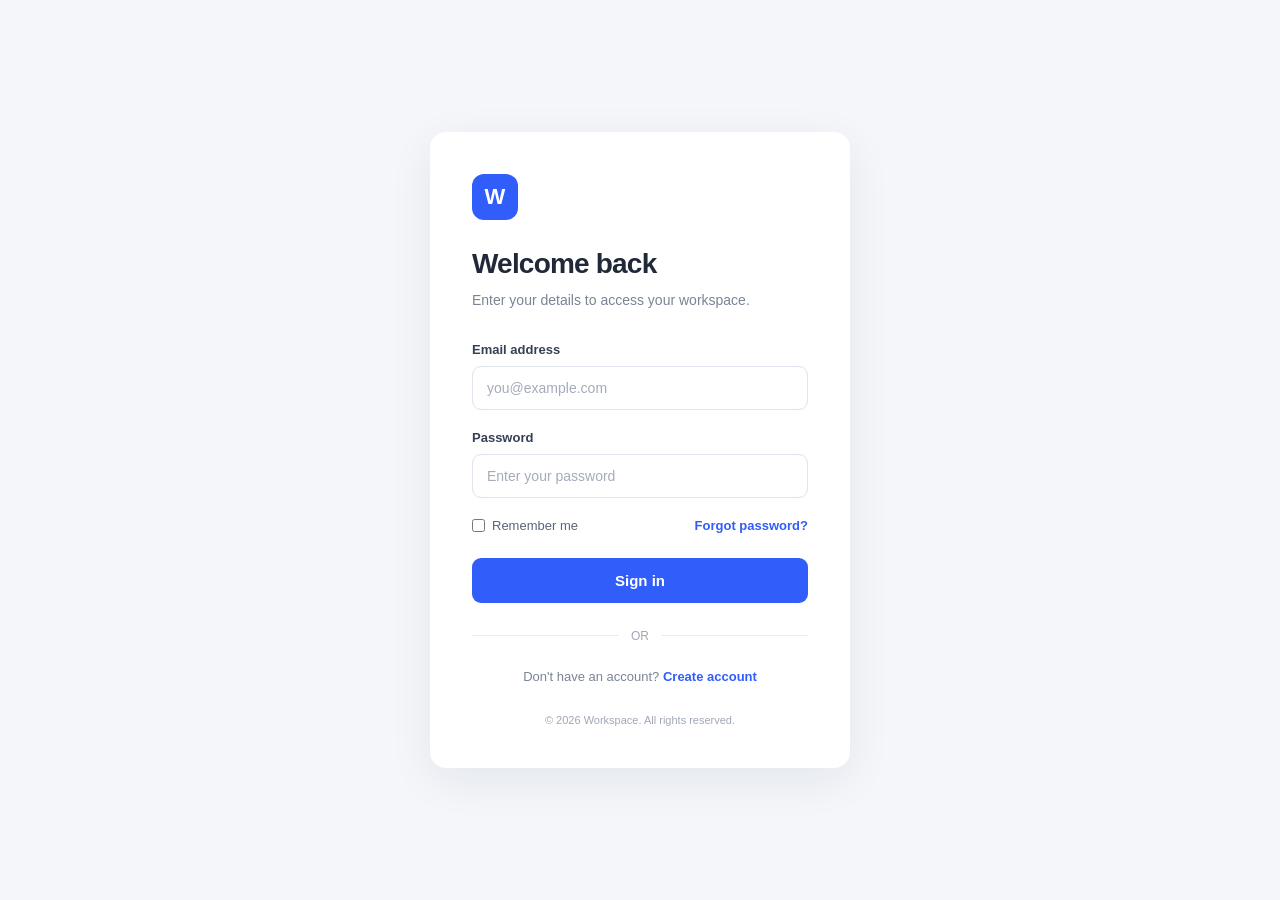
<file: HTML+CSS/login_page.html>
<!DOCTYPE html>
<html lang="en">
<head>
    <meta charset="UTF-8">
    <meta name="viewport" content="width=device-width, initial-scale=1.0">
    <title>Sign In | Workspace</title>

    <style>
        /* RESET */
        * {
            margin: 0;
            padding: 0;
            box-sizing: border-box;
            font-family: 'Segoe UI', Arial, sans-serif;
        }

        body {
            min-height: 100vh;
            display: flex;
            justify-content: center;
            align-items: center;
            background: #f4f6fa;
            padding: 20px;
            color: #202938;
        }

        /* MAIN CONTAINER */
        .container {
            width: 100%;
            max-width: 420px;
            background: #ffffff;
            padding: 42px;
            border-radius: 16px;
            box-shadow: 0 12px 45px rgba(20, 35, 60, 0.07);
            animation: appear 0.6s ease;
        }

        /* LOGO */
        .logo {
            width: 46px;
            height: 46px;
            background: #315efb;
            color: white;
            display: flex;
            justify-content: center;
            align-items: center;
            border-radius: 12px;
            font-size: 22px;
            font-weight: 700;
            margin-bottom: 28px;
        }

        /* HEADING */
        h1 {
            font-size: 28px;
            font-weight: 700;
            margin-bottom: 9px;
            letter-spacing: -0.8px;
        }

        .subtitle {
            color: #7a8495;
            font-size: 14px;
            margin-bottom: 30px;
            line-height: 1.6;
        }

        /* INPUT GROUP */
        .input-group {
            margin-bottom: 20px;
        }

        .input-group label {
            display: block;
            font-size: 13px;
            font-weight: 600;
            margin-bottom: 9px;
            color: #344054;
        }

        .input-group input {
            width: 100%;
            padding: 13px 14px;
            border: 1px solid #dfe3eb;
            border-radius: 9px;
            font-size: 14px;
            outline: none;
            color: #202938;
            background: #ffffff;
            transition: all 0.25s ease;
        }

        .input-group input::placeholder {
            color: #a4acb9;
        }

        .input-group input:hover {
            border-color: #aab7d1;
        }

        .input-group input:focus {
            border-color: #315efb;
            box-shadow: 0 0 0 3px rgba(49, 94, 251, 0.12);
        }

        /* OPTIONS */
        .options {
            display: flex;
            justify-content: space-between;
            align-items: center;
            gap: 10px;
            margin: 4px 0 25px;
            font-size: 13px;
        }

        .remember {
            display: flex;
            align-items: center;
            gap: 7px;
            color: #596579;
            cursor: pointer;
        }

        .remember input {
            accent-color: #315efb;
            cursor: pointer;
        }

        a {
            text-decoration: none;
            color: #315efb;
            font-weight: 600;
            transition: color 0.2s ease;
        }

        a:hover {
            color: #173dc4;
            text-decoration: underline;
        }

        /* LOGIN BUTTON */
        .login-btn {
            width: 100%;
            padding: 14px;
            background: #315efb;
            border: none;
            border-radius: 9px;
            color: #ffffff;
            font-size: 15px;
            font-weight: 600;
            cursor: pointer;
            transition: all 0.25s ease;
        }

        .login-btn:hover {
            background: #244bd6;
            transform: translateY(-2px);
            box-shadow: 0 6px 16px rgba(49, 94, 251, 0.23);
        }

        .login-btn:active {
            transform: translateY(0);
        }

        .login-btn:focus-visible,
        a:focus-visible {
            outline: 3px solid rgba(49, 94, 251, 0.35);
            outline-offset: 3px;
        }

        /* DIVIDER */
        .divider {
            display: flex;
            align-items: center;
            gap: 12px;
            margin: 26px 0;
            color: #a0a8b5;
            font-size: 12px;
        }

        .divider::before,
        .divider::after {
            content: "";
            flex: 1;
            height: 1px;
            background: #e9ecf2;
        }

        /* FOOTER */
        .signup {
            text-align: center;
            color: #7a8495;
            font-size: 13px;
        }

        .footer {
            text-align: center;
            margin-top: 30px;
            font-size: 11px;
            color: #a0a8b5;
        }

        /* ANIMATION */
        @keyframes appear {
            from {
                opacity: 0;
                transform: translateY(15px);
            }
            to {
                opacity: 1;
                transform: translateY(0);
            }
        }

        /* MOBILE RESPONSIVE */
        @media (max-width: 480px) {
            .container {
                padding: 30px 23px;
            }

            h1 {
                font-size: 25px;
            }
        }
    </style>
</head>

<body>

    <main class="container">

        <div class="logo">W</div>

        <h1>Welcome back</h1>

        <p class="subtitle">
            Enter your details to access your workspace.
        </p>

        <form action="#" method="post">

            <div class="input-group">
                <label for="email">Email address</label>
                <input
                    type="email"
                    id="email"
                    name="email"
                    placeholder="you@example.com"
                    autocomplete="username"
                    required
                >
            </div>

            <div class="input-group">
                <label for="password">Password</label>
                <input
                    type="password"
                    id="password"
                    name="password"
                    placeholder="Enter your password"
                    autocomplete="current-password"
                    required
                >
            </div>

            <div class="options">

                <label class="remember">
                    <input type="checkbox" name="remember">
                    Remember me
                </label>

                <a href="#">Forgot password?</a>

            </div>

            <button type="submit" class="login-btn">
                Sign in
            </button>

        </form>

        <div class="divider">OR</div>

        <p class="signup">
            Don't have an account?
            <a href="#">Create account</a>
        </p>

        <div class="footer">
            © 2026 Workspace. All rights reserved.
        </div>

    </main>

</body>
</html>
</file>
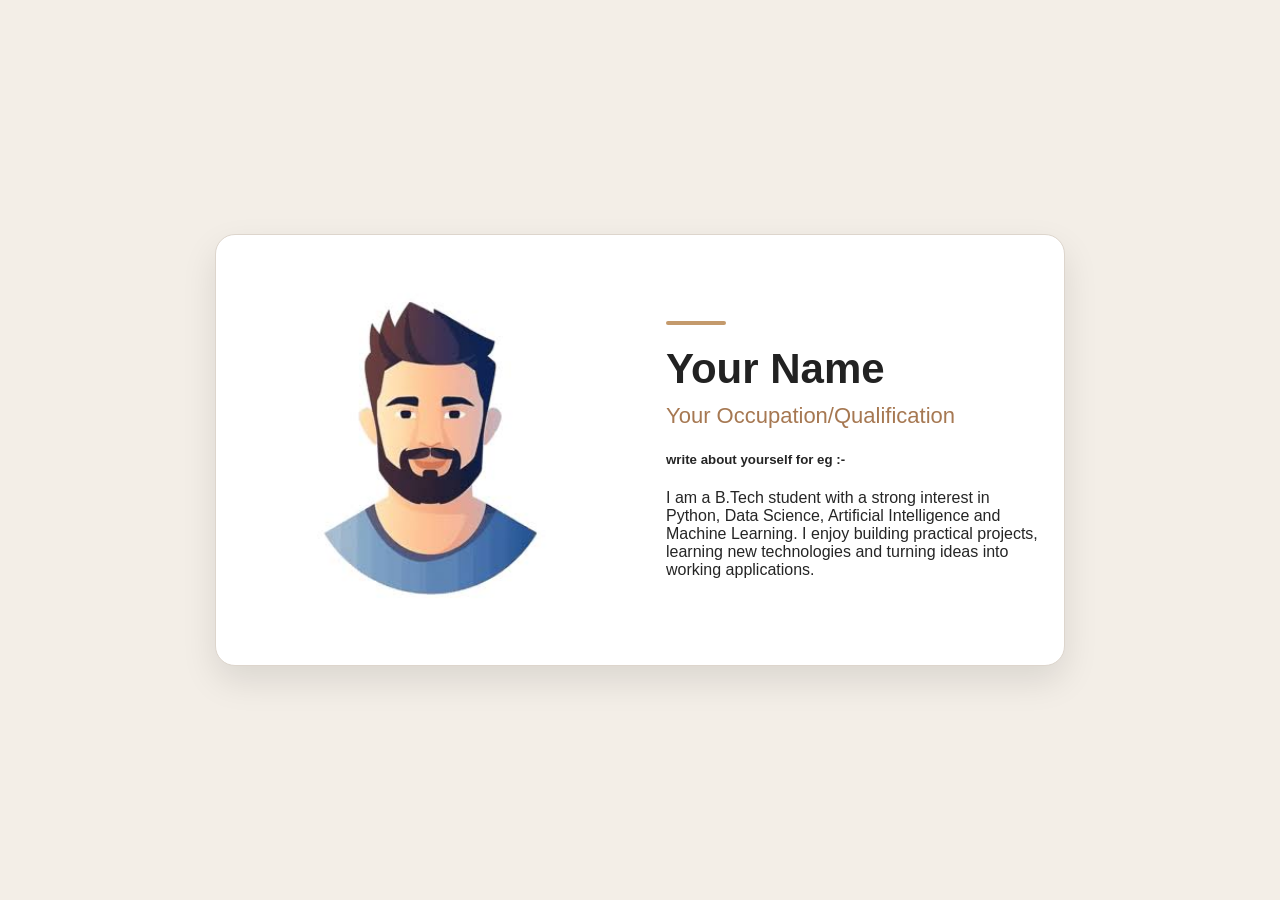
<file: HTML+CSS/personal_profile.html>
<!DOCTYPE html>
<html lang="en">

<head>
  <meta charset="UTF-8">
  <meta name="viewport" content="width=device-width, initial-scale=1.0">

  <title>Pranav Sahu | Personal Profile</title>

  <style>

    /* -------------------------
       Page
    ------------------------- */

    * {
      box-sizing: border-box;
    }

    body {
      margin: 0;
      min-height: 100vh;

      display: flex;
      justify-content: center;
      align-items: center;

      font-family: Arial, sans-serif;

      background-color: #f3eee7;
      color: #252525;
    }


    /* -------------------------
       Profile Card
    ------------------------- */

    .profile {
      width: 850px;
      min-height: 430px;

      display: flex;
      align-items: center;

      background-color: #ffffff;

      border: 1px solid #ddd5cc;
      border-radius: 20px;

      padding: 25px;
      gap: 45px;

      box-shadow: 0 15px 35px rgba(0, 0, 0, 0.10);
    }


    /* -------------------------
       Profile Photo
    ------------------------- */

    .photo {
      width: 380px;
      height: 380px;

      flex-shrink: 0;

      overflow: hidden;

      border-radius: 15px;
    }

    .photo img {
      width: 100%;
      height: 100%;

      object-fit: cover;

      display: block;
    }


    /* -------------------------
       Profile Information
    ------------------------- */

    .info {
      flex: 1;
    }

    .info h1 {
      margin: 0 0 10px;

      font-size: 42px;
      color: #222222;
    }

    .info h2 {
      margin: 0 0 20px;

      font-size: 22px;
      font-weight: 500;

      color: #a67852;
    }

    .info p {
      margin: 0;

      font-size: 17px;
      line-height: 1.7;

      color: #666666;
    }


    /* -------------------------
       Small accent line
    ------------------------- */

    .line {
      width: 60px;
      height: 4px;

      margin-bottom: 20px;

      background-color: #c49a6c;

      border-radius: 10px;
    }


    /* -------------------------
       Responsive
    ------------------------- */

    @media (max-width: 800px) {

      .profile {
        width: 90%;
        flex-direction: column;

        text-align: center;

        gap: 25px;
      }

      .photo {
        width: 280px;
        height: 280px;
      }

      .line {
        margin-left: auto;
        margin-right: auto;
      }

      .info h1 {
        font-size: 34px;
      }

    }

  </style>
</head>


<body>

  <div class="profile">

    <!-- Photo -->

    <div class="photo">

      <img
        src="scripts/image.png"
        alt="Profile photo of Pranav Sahu"
      >

    </div>


    <!-- Information -->

    <div class="info">

      <div class="line"></div>

      <h1>Your Name</h1>

      <h2>Your Occupation/Qualification </h2>

      <p>
        <h5>write about yourself for eg :-</h5> 
        I am a B.Tech student with a strong interest in
        Python, Data Science, Artificial Intelligence and
        Machine Learning. I enjoy building practical projects,
        learning new technologies and turning ideas into
        working applications.
      </p>

    </div>

  </div>

</body>

</html>
</file>
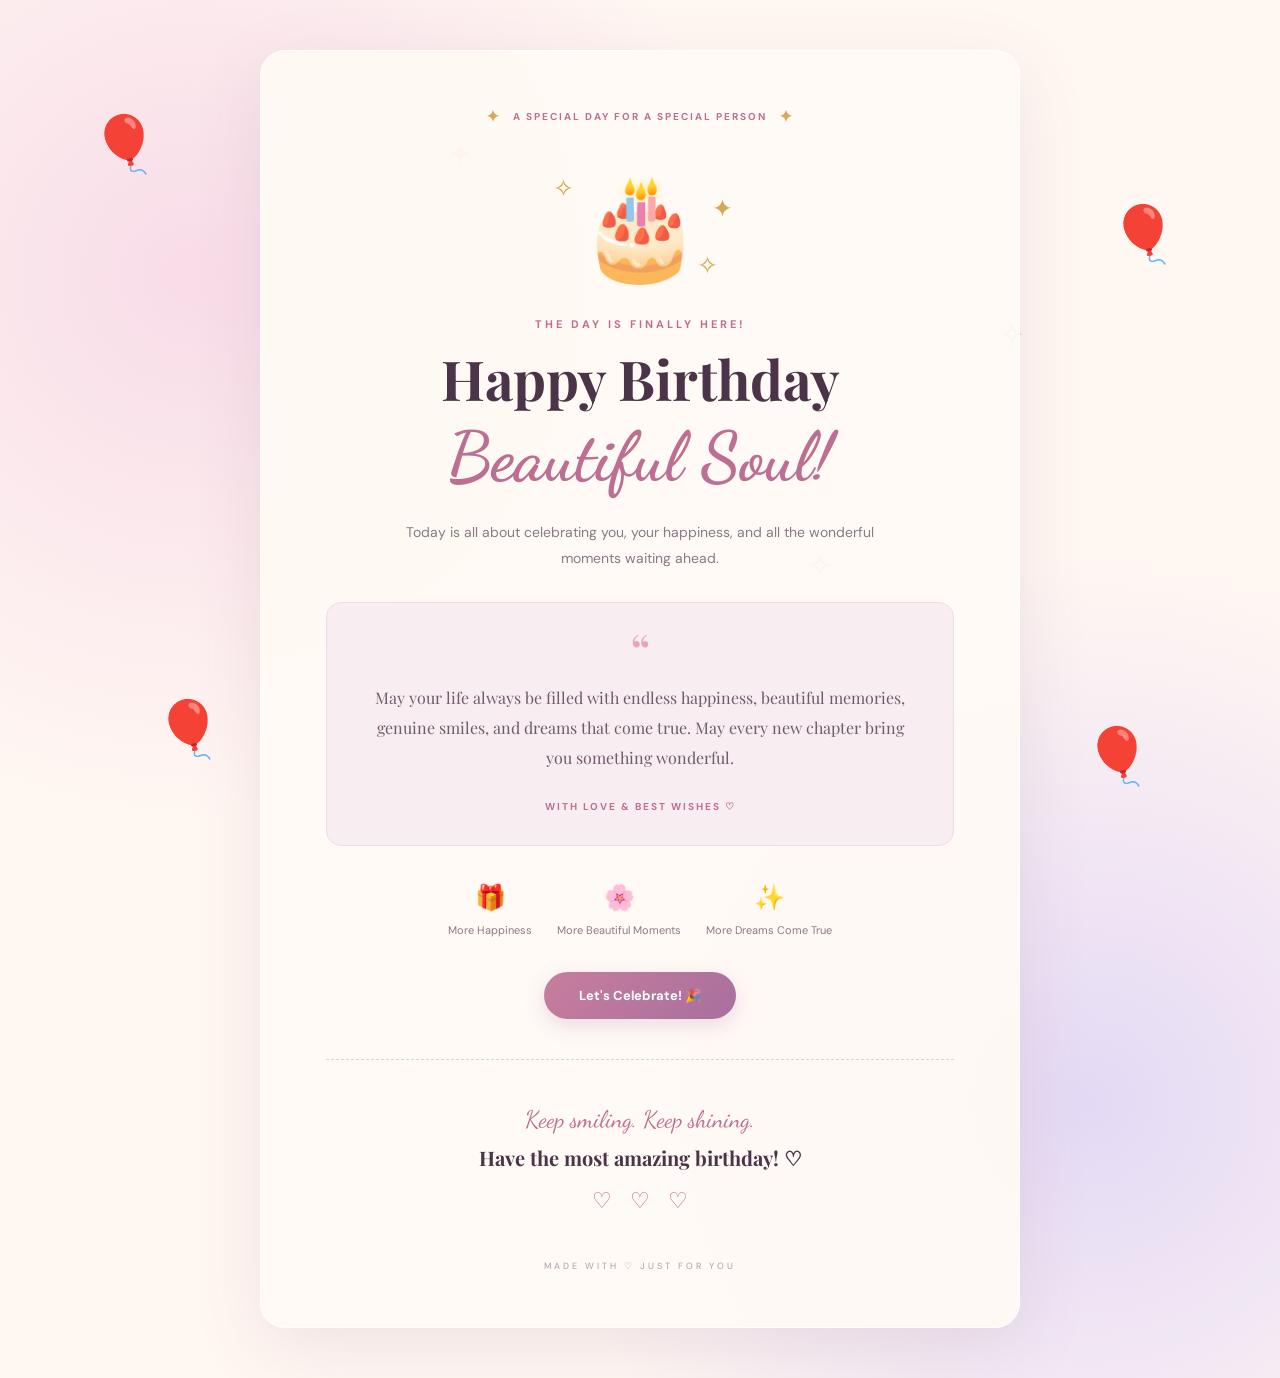
<file: HTML+CSS/Birthday Wishing Website/birthday_wish.html>
<!DOCTYPE html>
<html lang="en">

<head>
    <meta charset="UTF-8">
    <meta name="viewport" content="width=device-width, initial-scale=1.0">

    <title>Happy Birthday!</title>

    <link rel="stylesheet" href="style.css">

    <link rel="preconnect" href="https://fonts.googleapis.com">
    <link rel="preconnect" href="https://fonts.gstatic.com" crossorigin>

    <link href="https://fonts.googleapis.com/css2?family=DM+Sans:wght@400;500;600;700&family=Playfair+Display:wght@500;600;700&family=Dancing+Script:wght@600;700&display=swap" rel="stylesheet">
</head>

<body>

    <!-- Background Decorations -->
    <div class="background-decoration">
        <span class="balloon balloon-one">🎈</span>
        <span class="balloon balloon-two">🎈</span>
        <span class="balloon balloon-three">🎈</span>
        <span class="balloon balloon-four">🎈</span>

        <span class="star star-one">✦</span>
        <span class="star star-two">✧</span>
        <span class="star star-three">✦</span>
        <span class="star star-four">✧</span>
    </div>


    <!-- Main Birthday Card -->
    <main class="birthday-container">

        <div class="top-label">
            <span>✦</span>
            A SPECIAL DAY FOR A SPECIAL PERSON
            <span>✦</span>
        </div>


        <!-- Birthday Cake -->
        <div class="cake-area">

            <div class="cake-emoji">🎂</div>

            <div class="cake-sparkle sparkle-one">✧</div>
            <div class="cake-sparkle sparkle-two">✦</div>
            <div class="cake-sparkle sparkle-three">✧</div>

        </div>


        <!-- Main Heading -->
        <section class="birthday-message">

            <p class="small-heading">THE DAY IS FINALLY HERE!</p>

            <h1>
                Happy Birthday
                <span class="name">Beautiful Soul!</span>
            </h1>

            <p class="subtitle">
                Today is all about celebrating you,
                your happiness, and all the wonderful
                moments waiting ahead.
            </p>

        </section>


        <!-- Birthday Wish -->
        <div class="wish-card">

            <span class="quote-icon">“</span>

            <p>
                May your life always be filled with
                endless happiness, beautiful memories,
                genuine smiles, and dreams that come true.
                May every new chapter bring you something
                wonderful.
            </p>

            <span class="wish-footer">
                WITH LOVE & BEST WISHES ♡
            </span>

        </div>


        <!-- Birthday Details -->
        <div class="celebration-details">

            <div class="detail">
                <span>🎁</span>
                <p>More Happiness</p>
            </div>

            <div class="detail">
                <span>🌸</span>
                <p>More Beautiful Moments</p>
            </div>

            <div class="detail">
                <span>✨</span>
                <p>More Dreams Come True</p>
            </div>

        </div>


        <!-- Celebration Button -->
        <a href="#final-message" class="celebrate-btn">
            Let's Celebrate! 🎉
        </a>


        <!-- Final Message -->
        <div class="final-message" id="final-message">

            <p>Keep smiling. Keep shining.</p>

            <h2>Have the most amazing birthday! ♡</h2>

            <div class="hearts">♡ &nbsp; ♡ &nbsp; ♡</div>

        </div>


        <footer>
            MADE WITH ♡ JUST FOR YOU
        </footer>

    </main>

</body>
</html>
</file>
<file: HTML+CSS/Birthday Wishing Website/style.css>
/* ==========================
   GLOBAL STYLES
========================== */

:root {
    --pink: #e8a5b8;
    --dark-pink: #bd6f91;
    --lavender: #c6b5e5;
    --cream: #fffaf5;
    --dark: #4b3447;
    --gold: #d5a957;
}

* {
    margin: 0;
    padding: 0;
    box-sizing: border-box;
}

html {
    scroll-behavior: smooth;
}

body {
    min-height: 100vh;
    font-family: 'DM Sans', sans-serif;
    background:
        radial-gradient(circle at 15% 20%, #f8dce8, transparent 35%),
        radial-gradient(circle at 85% 80%, #e4d9f5, transparent 35%),
        #fff7f2;

    display: flex;
    justify-content: center;
    align-items: center;

    padding: 50px 20px;
    overflow-x: hidden;
    color: var(--dark);
}


/* ==========================
   BACKGROUND DECORATIONS
========================== */

.background-decoration {
    position: fixed;
    inset: 0;
    pointer-events: none;
    overflow: hidden;
    z-index: 0;
}

.balloon {
    position: absolute;
    font-size: 55px;
    animation: float 5s ease-in-out infinite;
}

.balloon-one {
    top: 12%;
    left: 7%;
}

.balloon-two {
    top: 22%;
    right: 8%;
    animation-delay: 1s;
}

.balloon-three {
    bottom: 15%;
    left: 12%;
    animation-delay: 2s;
}

.balloon-four {
    bottom: 12%;
    right: 10%;
    animation-delay: 1.5s;
}

.star {
    position: absolute;
    color: var(--gold);
    font-size: 30px;
    animation: twinkle 2s infinite alternate;
}

.star-one {
    top: 15%;
    left: 35%;
}

.star-two {
    top: 35%;
    right: 20%;
    animation-delay: 0.5s;
}

.star-three {
    bottom: 20%;
    left: 35%;
    animation-delay: 1s;
}

.star-four {
    bottom: 35%;
    right: 35%;
    animation-delay: 1.5s;
}


/* ==========================
   MAIN CARD
========================== */

.birthday-container {
    position: relative;
    z-index: 1;

    width: 100%;
    max-width: 760px;

    padding: 55px 65px;

    background: rgba(255, 250, 245, 0.94);

    border: 1px solid #ffffff;
    border-radius: 25px;

    text-align: center;

    box-shadow:
        0 20px 70px rgba(135, 85, 112, 0.12);

    animation: appear 1s ease;
}


/* ==========================
   TOP LABEL
========================== */

.top-label {
    display: flex;
    justify-content: center;
    align-items: center;
    gap: 12px;

    color: var(--dark-pink);
    font-size: 10px;
    font-weight: 700;
    letter-spacing: 2px;
}

.top-label span {
    color: var(--gold);
    font-size: 16px;
}


/* ==========================
   CAKE SECTION
========================== */

.cake-area {
    position: relative;
    margin: 35px auto 25px;
    width: fit-content;
}

.cake-emoji {
    font-size: 100px;
    animation: cakeBounce 3s ease-in-out infinite;
}

.cake-sparkle {
    position: absolute;
    color: var(--gold);
    font-size: 25px;
}

.sparkle-one {
    top: 10px;
    left: -25px;
}

.sparkle-two {
    top: 30px;
    right: -30px;
}

.sparkle-three {
    bottom: 10px;
    right: -15px;
}


/* ==========================
   MAIN HEADING
========================== */

.small-heading {
    color: var(--dark-pink);
    font-size: 11px;
    font-weight: 700;
    letter-spacing: 3px;
    margin-bottom: 14px;
}

.birthday-message h1 {
    font-family: 'Playfair Display', serif;
    font-size: clamp(35px, 6vw, 55px);
    line-height: 1.2;
    color: var(--dark);
}

.name {
    display: block;
    font-family: 'Dancing Script', cursive;
    font-size: 1.25em;
    color: var(--dark-pink);
    margin-top: 5px;
}

.subtitle {
    max-width: 470px;
    margin: 20px auto 30px;

    color: #8b7987;
    font-size: 14px;
    line-height: 1.9;
}


/* ==========================
   WISH CARD
========================== */

.wish-card {
    position: relative;

    background: #f8edf1;
    border: 1px solid #f0dce5;
    border-radius: 15px;

    padding: 30px 35px;
    margin: 30px 0;
}

.quote-icon {
    display: block;
    font-family: 'Playfair Display', serif;
    font-size: 50px;
    line-height: 0.7;
    color: var(--pink);
}

.wish-card p {
    font-family: 'Playfair Display', serif;
    font-size: 16px;
    line-height: 1.9;
    color: #715a6c;
    margin: 15px 0 20px;
}

.wish-footer {
    font-size: 10px;
    letter-spacing: 2px;
    font-weight: 700;
    color: var(--dark-pink);
}


/* ==========================
   CELEBRATION DETAILS
========================== */

.celebration-details {
    display: flex;
    justify-content: center;
    gap: 25px;
    margin: 35px 0;
}

.detail {
    display: flex;
    flex-direction: column;
    align-items: center;
    gap: 9px;
}

.detail span {
    font-size: 25px;
}

.detail p {
    color: #8b7987;
    font-size: 11px;
}


/* ==========================
   CELEBRATION BUTTON
========================== */

.celebrate-btn {
    display: inline-block;

    background: linear-gradient(
        135deg,
        #c87e9c,
        #a86f9f
    );

    color: white;
    padding: 15px 35px;

    border-radius: 50px;

    font-size: 13px;
    font-weight: 700;
    text-decoration: none;

    box-shadow: 0 7px 20px rgba(168, 111, 159, 0.22);

    transition: all 0.3s ease;
}

.celebrate-btn:hover {
    transform: translateY(-4px) scale(1.03);
    box-shadow: 0 12px 25px rgba(168, 111, 159, 0.3);
}


/* ==========================
   FINAL MESSAGE
========================== */

.final-message {
    padding-top: 45px;
    margin-top: 40px;
    border-top: 1px dashed #e8cbd8;
    scroll-margin-top: 25px;
}

.final-message p {
    font-family: 'Dancing Script', cursive;
    font-size: 24px;
    color: var(--dark-pink);
    margin-bottom: 10px;
}

.final-message h2 {
    font-family: 'Playfair Display', serif;
    font-size: 20px;
    color: var(--dark);
}

.hearts {
    color: var(--dark-pink);
    margin-top: 15px;
    font-size: 22px;
}


/* ==========================
   FOOTER
========================== */

footer {
    margin-top: 45px;
    color: #b09aaa;
    font-size: 9px;
    letter-spacing: 3px;
}


/* ==========================
   ANIMATIONS
========================== */

@keyframes float {
    0%, 100% {
        transform: translateY(0) rotate(-5deg);
    }

    50% {
        transform: translateY(-25px) rotate(5deg);
    }
}

@keyframes twinkle {
    from {
        opacity: 0.35;
        transform: scale(0.8);
    }

    to {
        opacity: 1;
        transform: scale(1.2);
    }
}

@keyframes cakeBounce {
    0%, 100% {
        transform: translateY(0);
    }

    50% {
        transform: translateY(-10px);
    }
}

@keyframes appear {
    from {
        opacity: 0;
        transform: translateY(25px);
    }

    to {
        opacity: 1;
        transform: translateY(0);
    }
}


/* ==========================
   MOBILE RESPONSIVE
========================== */

@media (max-width: 600px) {

    body {
        padding: 25px 14px;
    }

    .birthday-container {
        padding: 38px 22px;
        border-radius: 20px;
    }

    .top-label {
        font-size: 8px;
        letter-spacing: 1px;
    }

    .cake-emoji {
        font-size: 75px;
    }

    .wish-card {
        padding: 25px 18px;
    }

    .wish-card p {
        font-size: 14px;
    }

    .celebration-details {
        flex-direction: column;
        gap: 20px;
    }

    .detail {
        flex-direction: row;
        justify-content: center;
    }

    .balloon {
        font-size: 35px;
    }

    .final-message h2 {
        font-size: 17px;
    }
}


/* Reduce motion for accessibility */

@media (prefers-reduced-motion: reduce) {
    *,
    *::before,
    *::after {
        animation-duration: 0.01ms !important;
        animation-iteration-count: 1 !important;
        scroll-behavior: auto !important;
        transition-duration: 0.01ms !important;
    }
}
</file>
